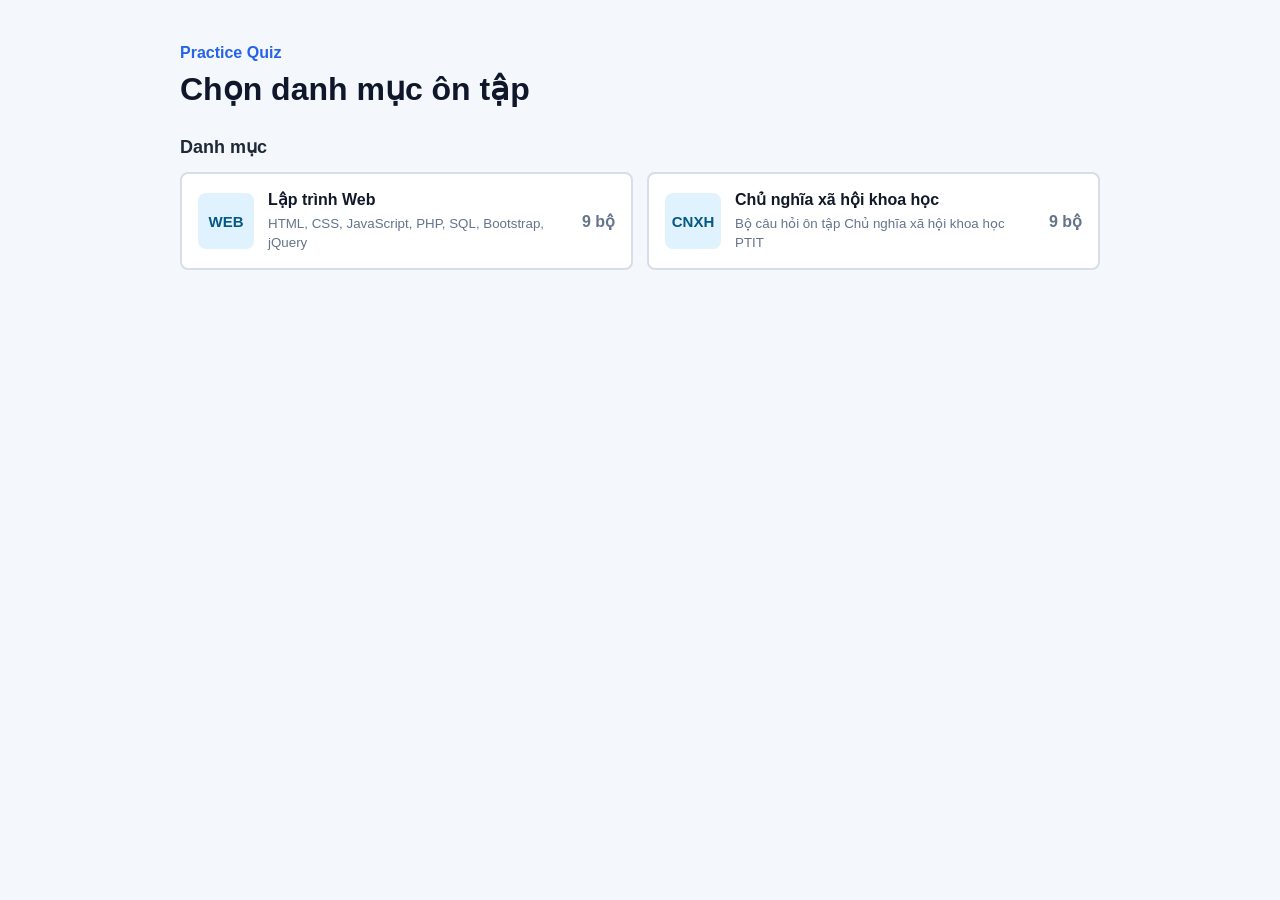
<file: index.html>
<!DOCTYPE html>
<html lang="vi">
<head>
  <meta charset="UTF-8">
  <meta name="viewport" content="width=device-width, initial-scale=1.0">
  <title>Practice Quiz</title>
  <link rel="stylesheet" href="style.css">
</head>

<body class="home-page">
  <main class="home-shell">
    <header class="home-header">
      <p class="kicker">Practice Quiz</p>
      <h1>Chọn danh mục ôn tập</h1>
    </header>

    <section class="home-section" aria-labelledby="categoryHeading">
      <h2 id="categoryHeading">Danh mục</h2>
      <div class="category-list">
        <a class="category-card" href="index/web.html">
          <span class="subject-badge">WEB</span>
          <span class="subject-content">
            <strong>Lập trình Web</strong>
            <small>HTML, CSS, JavaScript, PHP, SQL, Bootstrap, jQuery</small>
          </span>
          <span class="subject-total">9 bộ</span>
        </a>
        <a class="category-card" href="index/cnxh.html">
          <span class="subject-badge">CNXH</span>
          <span class="subject-content">
            <strong>Chủ nghĩa xã hội khoa học</strong>
            <small>Bộ câu hỏi ôn tập Chủ nghĩa xã hội khoa học PTIT</small>
          </span>
          <span class="subject-total">9 bộ</span>
        </a>
      </div>
    </section>
  </main>
</body>
</html>
</file>
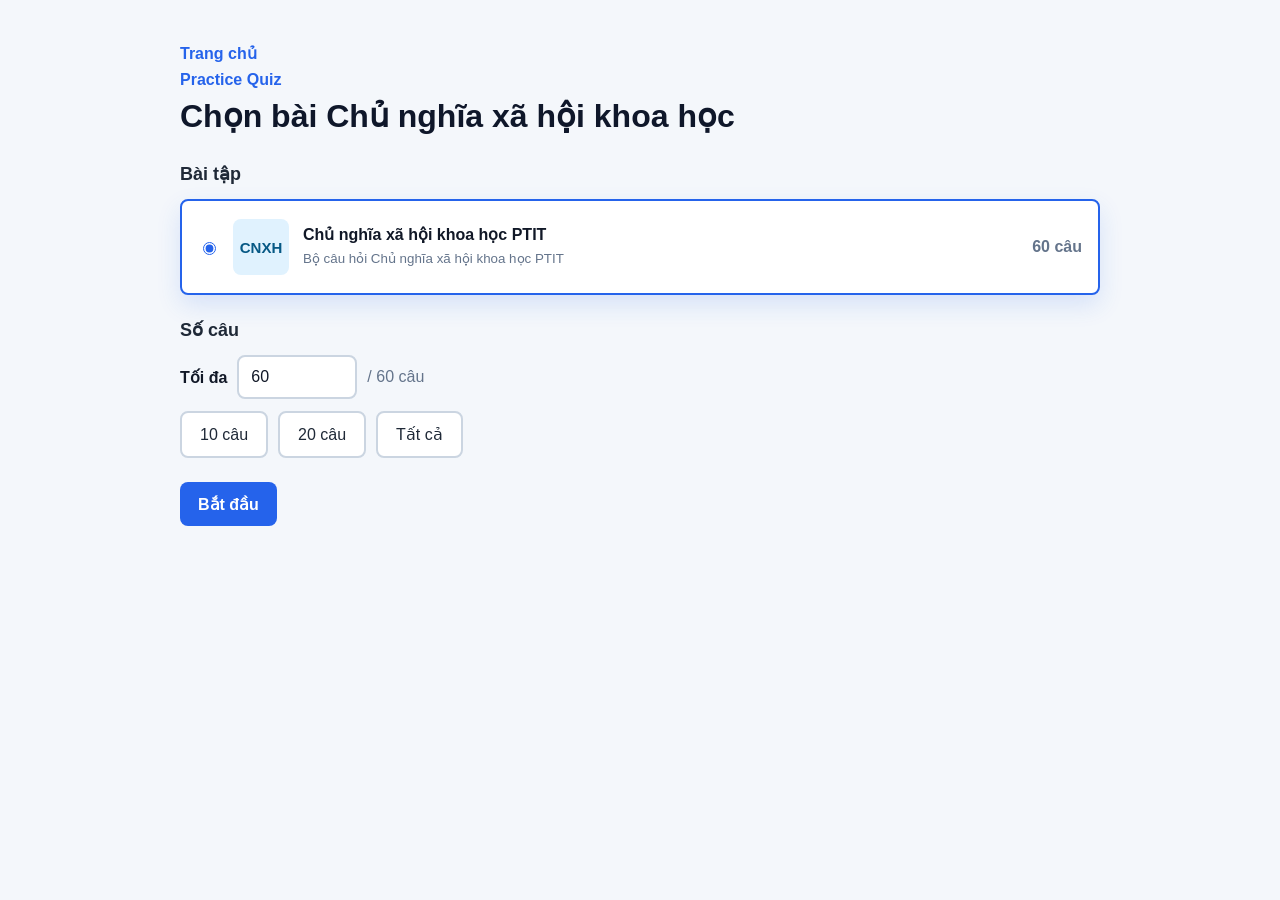
<file: index/cnxh/index.html>
<!DOCTYPE html>
<html lang="vi">
<head>
  <meta charset="UTF-8">
  <meta name="viewport" content="width=device-width, initial-scale=1.0">
  <title>Practice Quiz - Chủ nghĩa xã hội khoa học</title>
  <link rel="stylesheet" href="../../style.css">
</head>

<body class="home-page">
  <main class="home-shell">
    <header class="home-header">
      <a class="back-link" href="../../index.html">Trang chủ</a>
      <p class="kicker">Practice Quiz</p>
      <h1>Chọn bài Chủ nghĩa xã hội khoa học</h1>
    </header>

    <form id="startForm" class="home-form" action="../../practice.html">
      <section class="home-section" aria-labelledby="subjectHeading">
        <h2 id="subjectHeading">Bài tập</h2>
        <div id="subjectList" class="subject-list"></div>
      </section>

      <section class="home-section" aria-labelledby="limitHeading">
        <h2 id="limitHeading">Số câu</h2>
        <div class="limit-row">
          <label for="questionLimit">Tối đa</label>
          <input id="questionLimit" name="limit" type="number" min="1" value="20">
          <span id="questionTotal" class="limit-total"></span>
        </div>
        <div class="quick-limits" aria-label="Chọn nhanh số câu">
          <button type="button" data-limit="10">10 câu</button>
          <button type="button" data-limit="20">20 câu</button>
          <button type="button" data-limit="all">Tất cả</button>
        </div>
      </section>

      <button class="primary-btn" type="submit">Bắt đầu</button>
    </form>
  </main>
  <script src="../../question/cnxh/cnxhPTIT.js"></script>
  <script src="../../questions.js"></script>
  <script src="../../home.js"></script>
</body>
</html>
</file>
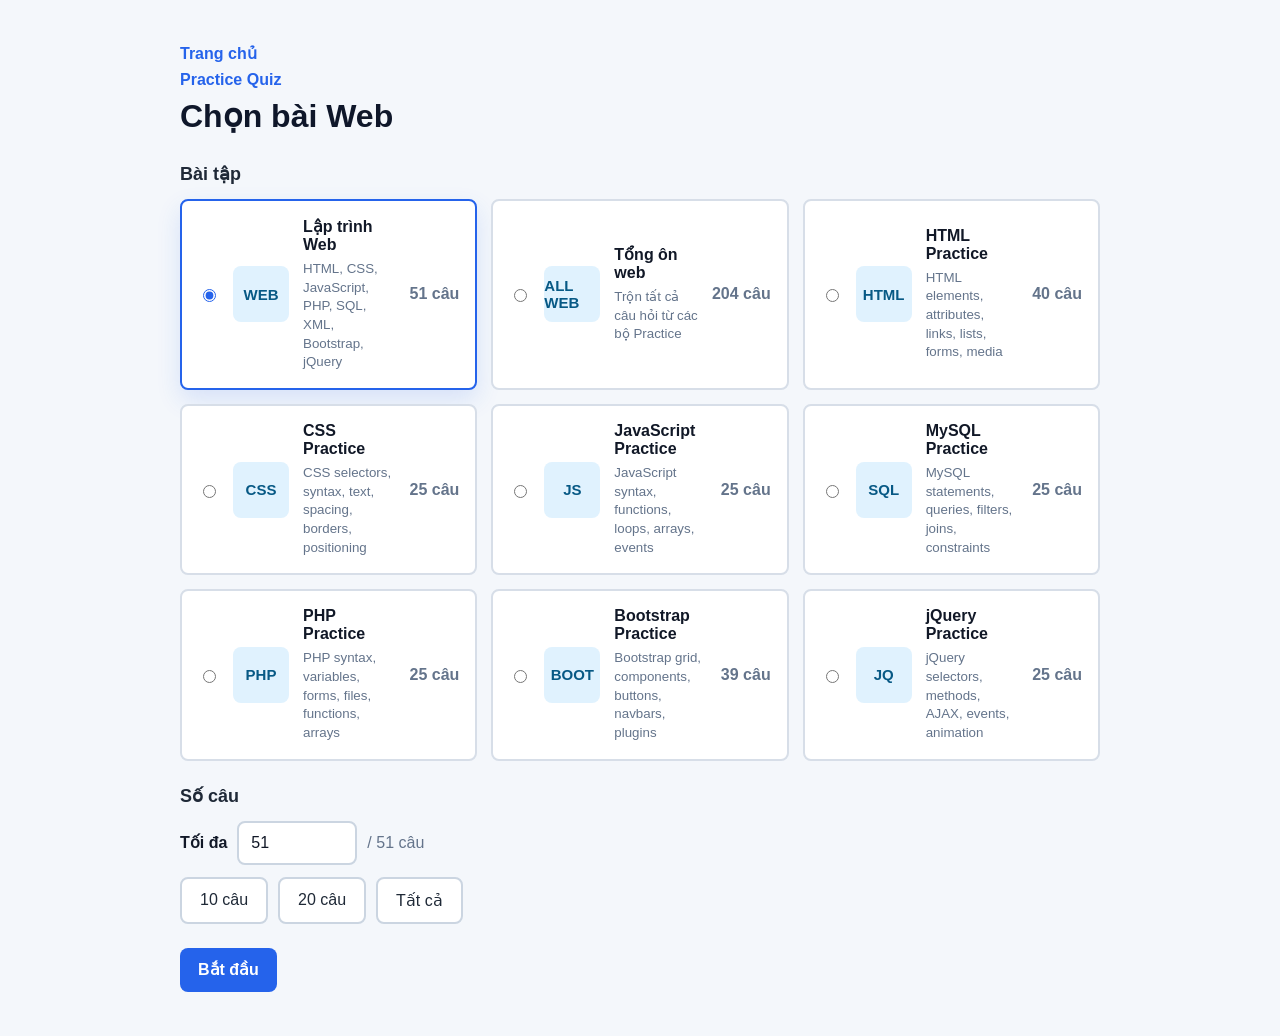
<file: index/web/index.html>
<!DOCTYPE html>
<html lang="vi">
<head>
  <meta charset="UTF-8">
  <meta name="viewport" content="width=device-width, initial-scale=1.0">
  <title>Practice Quiz - Web</title>
  <link rel="stylesheet" href="../../style.css">
</head>

<body class="home-page">
  <main class="home-shell">
    <header class="home-header">
      <a class="back-link" href="../../index.html">Trang chủ</a>
      <p class="kicker">Practice Quiz</p>
      <h1>Chọn bài Web</h1>
    </header>

    <form id="startForm" class="home-form" action="../../practice.html">
      <section class="home-section" aria-labelledby="subjectHeading">
        <h2 id="subjectHeading">Bài tập</h2>
        <div id="subjectList" class="subject-list"></div>
      </section>

      <section class="home-section" aria-labelledby="limitHeading">
        <h2 id="limitHeading">Số câu</h2>
        <div class="limit-row">
          <label for="questionLimit">Tối đa</label>
          <input id="questionLimit" name="limit" type="number" min="1" value="20">
          <span id="questionTotal" class="limit-total"></span>
        </div>
        <div class="quick-limits" aria-label="Chọn nhanh số câu">
          <button type="button" data-limit="10">10 câu</button>
          <button type="button" data-limit="20">20 câu</button>
          <button type="button" data-limit="all">Tất cả</button>
        </div>
      </section>

      <button class="primary-btn" type="submit">Bắt đầu</button>
    </form>
  </main>
  <script src="../../question/webQ.js"></script>
  <script src="../../question/htmlQ.js"></script>
  <script src="../../question/cssQ.js"></script>
  <script src="../../question/jsQ.js"></script>
  <script src="../../question/mysqlQ.js"></script>
  <script src="../../question/phpQ.js"></script>
  <script src="../../question/bootstrapQ.js"></script>
  <script src="../../question/jqueryQ.js"></script>
  <script src="../../questions.js"></script>
  <script src="../../home.js"></script>
</body>
</html>
</file>
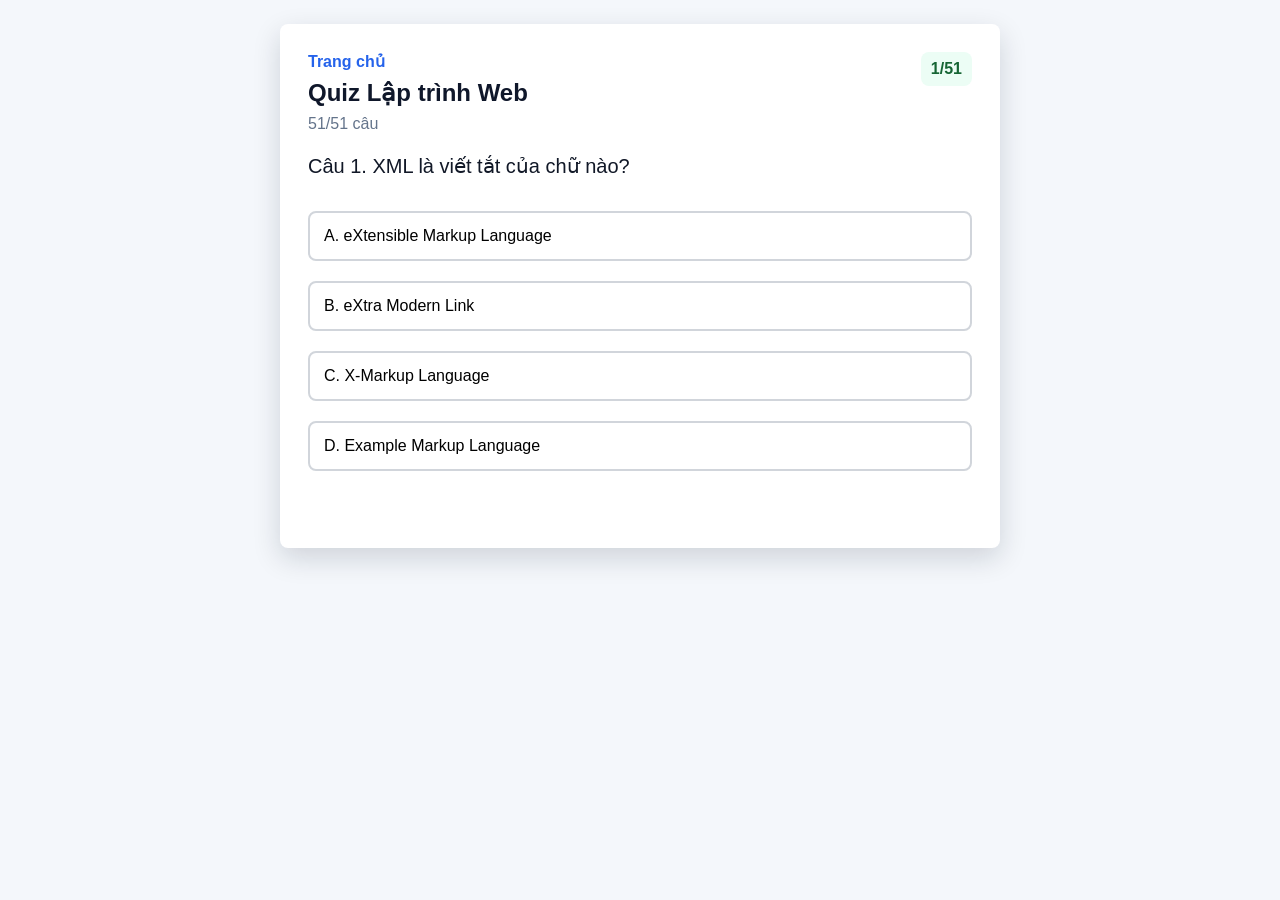
<file: practice.html>
<!DOCTYPE html>
<html lang="vi">
<head>
  <meta charset="UTF-8">
  <meta name="viewport" content="width=device-width, initial-scale=1.0">
  <title>Practice Quiz</title>
  <link rel="stylesheet" href="style.css">
</head>

<body class="quiz-page">
  <div class="quiz-container">
    <div class="top">
      <div>
        <a class="back-link" href="index.html">Trang chủ</a>
        <h1 id="subjectTitle">Quiz Lập trình Web</h1>
        <p id="quizMeta"></p>
      </div>
      <span id="progress"></span>
    </div>

    <div id="quizBox">
      <div id="question"></div>
      <div id="answers"></div>
      <div id="feedback"></div>
      <button id="nextBtn">Câu tiếp theo</button>
    </div>

    <div id="resultBox">
      <h2>Kết quả</h2>
      <p id="finalScore"></p>
      <p id="resultMessage"></p>
      <div class="result-actions">
        <button id="restartBtn">Làm lại toàn bộ</button>
        <button id="retryWrongBtn">Làm lại câu sai</button>
        <a class="secondary-btn" href="index/web.html">Đổi bài</a>
      </div>
      <div id="reviewBox">
        <h3>Xem lại bài làm</h3>
        <div id="reviewList"></div>
      </div>
    </div>
  </div>
  <script src="question/web/webQ.js"></script>
  <script src="question/web/htmlQ.js"></script>
  <script src="question/web/cssQ.js"></script>
  <script src="question/web/jsQ.js"></script>
  <script src="question/web/mysqlQ.js"></script>
  <script src="question/web/phpQ.js"></script>
  <script src="question/web/bootstrapQ.js"></script>
  <script src="question/web/jqueryQ.js"></script>
  <script src="question/cnxh/cnxhPTIT.js"></script>
  <script src="question/cnxh/chapter1.js"></script>
  <script src="question/cnxh/chapter2.js"></script>
  <script src="question/cnxh/chapter3.js"></script>
  <script src="question/cnxh/chapter4.js"></script>
  <script src="question/cnxh/chapter5.js"></script>
  <script src="question/cnxh/chapter6.js"></script>
  <script src="question/cnxh/chapter7.js"></script>
  <script src="questions.js"></script>
  <script src="script.js"></script>
</body>
</html>
</file>
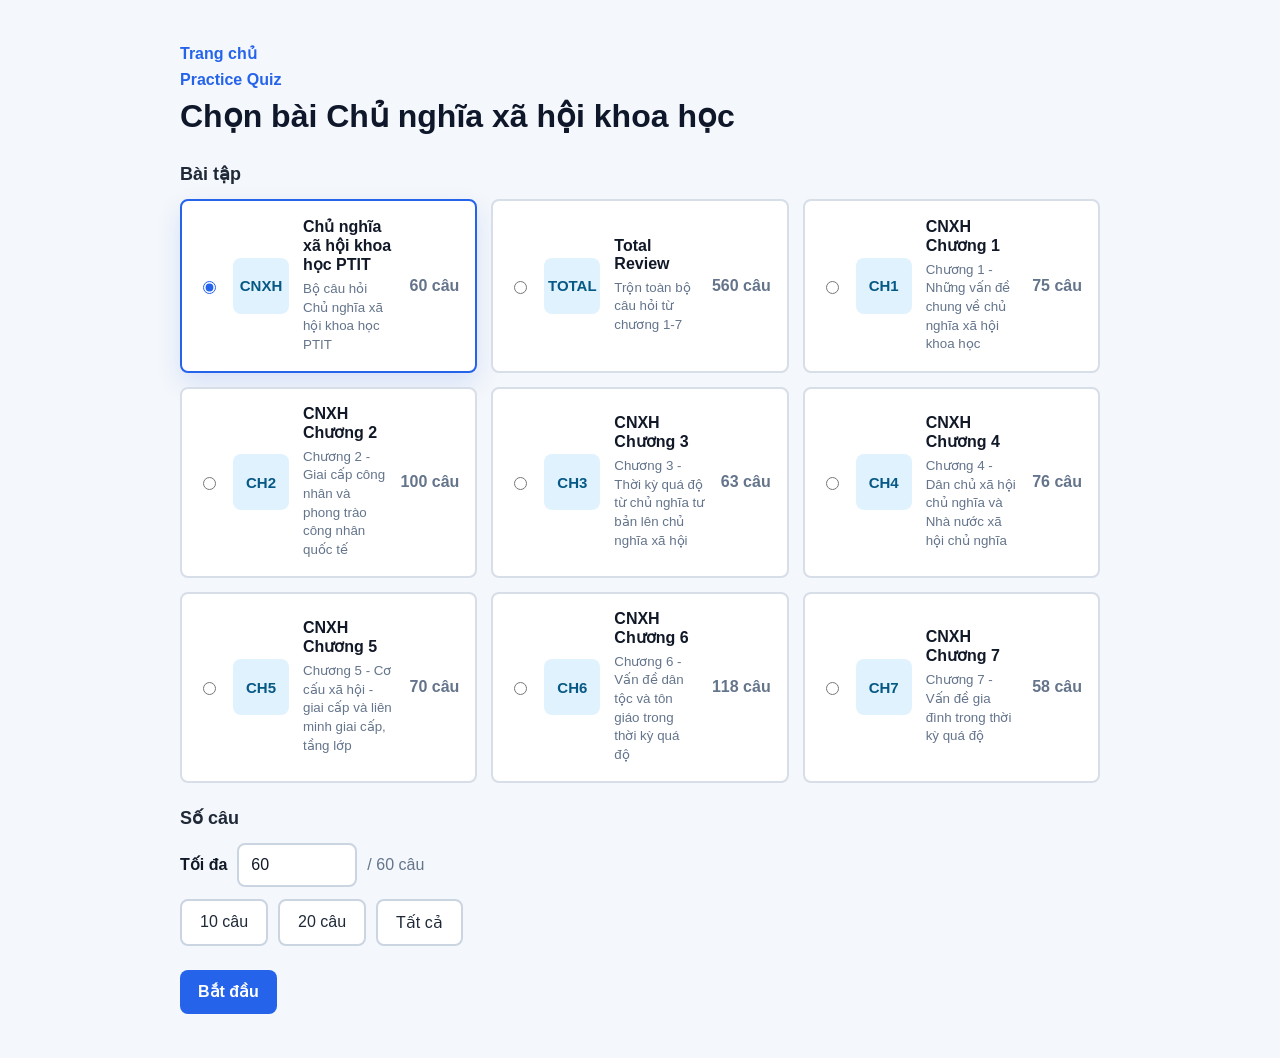
<file: index/cnxh.html>
<!DOCTYPE html>
<html lang="vi">
<head>
  <meta charset="UTF-8">
  <meta name="viewport" content="width=device-width, initial-scale=1.0">
  <title>Practice Quiz - Chủ nghĩa xã hội khoa học</title>
  <link rel="stylesheet" href="../style.css">
</head>

<body class="home-page">
  <main class="home-shell">
    <header class="home-header">
      <a class="back-link" href="../index.html">Trang chủ</a>
      <p class="kicker">Practice Quiz</p>
      <h1>Chọn bài Chủ nghĩa xã hội khoa học</h1>
    </header>

    <form id="startForm" class="home-form" action="../practice.html">
      <section class="home-section" aria-labelledby="subjectHeading">
        <h2 id="subjectHeading">Bài tập</h2>
        <div id="subjectList" class="subject-list"></div>
      </section>

      <section class="home-section" aria-labelledby="limitHeading">
        <h2 id="limitHeading">Số câu</h2>
        <div class="limit-row">
          <label for="questionLimit">Tối đa</label>
          <input id="questionLimit" name="limit" type="number" min="1" value="20">
          <span id="questionTotal" class="limit-total"></span>
        </div>
        <div class="quick-limits" aria-label="Chọn nhanh số câu">
          <button type="button" data-limit="10">10 câu</button>
          <button type="button" data-limit="20">20 câu</button>
          <button type="button" data-limit="all">Tất cả</button>
        </div>
      </section>

      <button class="primary-btn" type="submit">Bắt đầu</button>
    </form>
  </main>
  <script src="../question/cnxh/cnxhPTIT.js"></script>
  <script src="../question/cnxh/chapter1.js"></script>
  <script src="../question/cnxh/chapter2.js"></script>
  <script src="../question/cnxh/chapter3.js"></script>
  <script src="../question/cnxh/chapter4.js"></script>
  <script src="../question/cnxh/chapter5.js"></script>
  <script src="../question/cnxh/chapter6.js"></script>
  <script src="../question/cnxh/chapter7.js"></script>
  <script src="../questions.js"></script>
  <script src="../home.js"></script>
</body>
</html>
</file>
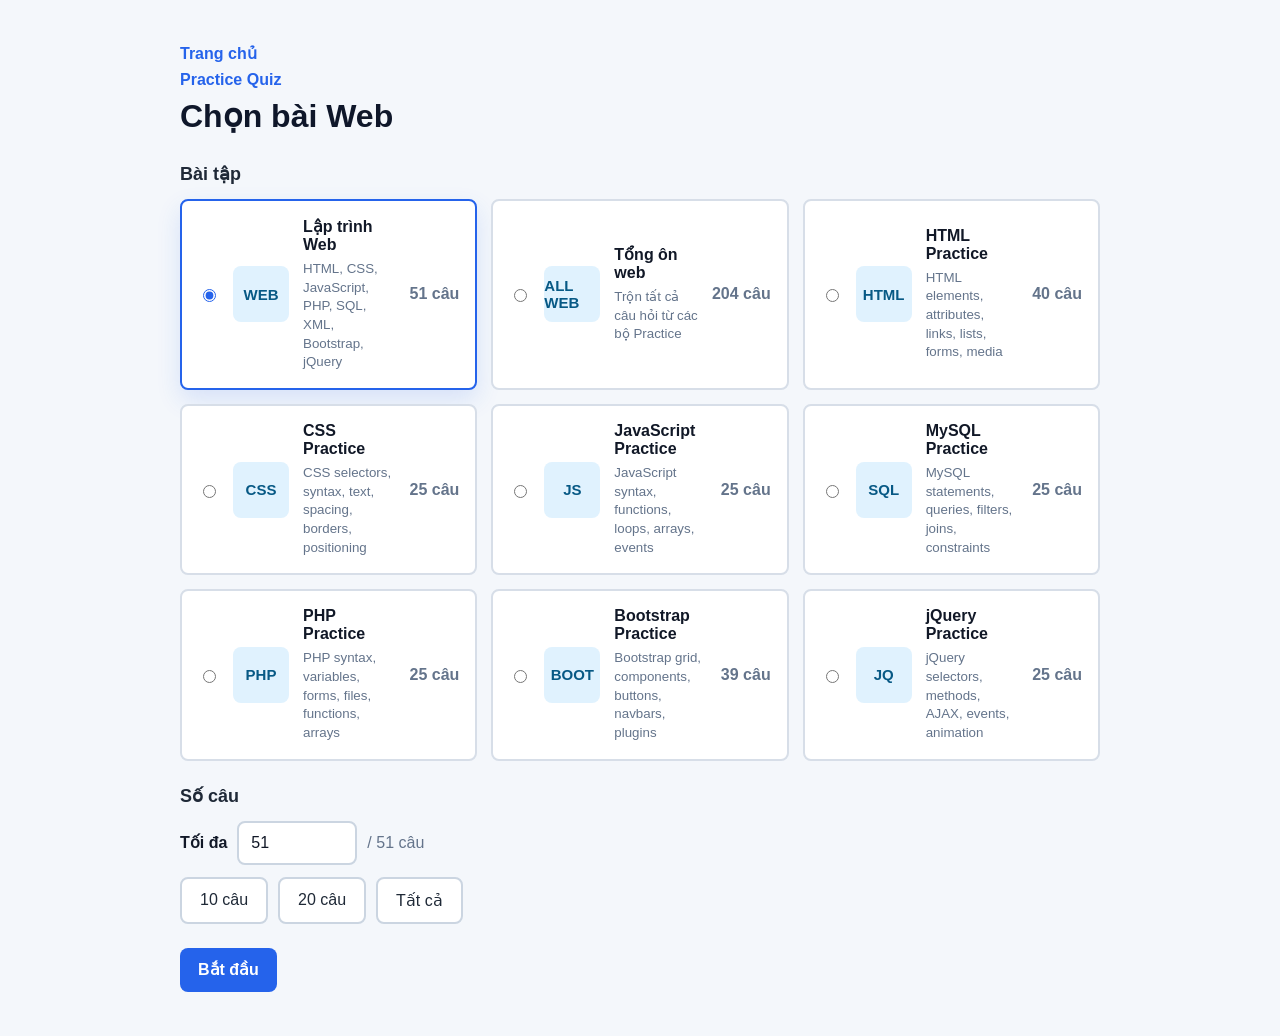
<file: index/web.html>
<!DOCTYPE html>
<html lang="vi">
<head>
  <meta charset="UTF-8">
  <meta name="viewport" content="width=device-width, initial-scale=1.0">
  <title>Practice Quiz - Web</title>
  <link rel="stylesheet" href="../style.css">
</head>

<body class="home-page">
  <main class="home-shell">
    <header class="home-header">
      <a class="back-link" href="../index.html">Trang chủ</a>
      <p class="kicker">Practice Quiz</p>
      <h1>Chọn bài Web</h1>
    </header>

    <form id="startForm" class="home-form" action="../practice.html">
      <section class="home-section" aria-labelledby="subjectHeading">
        <h2 id="subjectHeading">Bài tập</h2>
        <div id="subjectList" class="subject-list"></div>
      </section>

      <section class="home-section" aria-labelledby="limitHeading">
        <h2 id="limitHeading">Số câu</h2>
        <div class="limit-row">
          <label for="questionLimit">Tối đa</label>
          <input id="questionLimit" name="limit" type="number" min="1" value="20">
          <span id="questionTotal" class="limit-total"></span>
        </div>
        <div class="quick-limits" aria-label="Chọn nhanh số câu">
          <button type="button" data-limit="10">10 câu</button>
          <button type="button" data-limit="20">20 câu</button>
          <button type="button" data-limit="all">Tất cả</button>
        </div>
      </section>

      <button class="primary-btn" type="submit">Bắt đầu</button>
    </form>
  </main>
  <script src="../question/web/webQ.js"></script>
  <script src="../question/web/htmlQ.js"></script>
  <script src="../question/web/cssQ.js"></script>
  <script src="../question/web/jsQ.js"></script>
  <script src="../question/web/mysqlQ.js"></script>
  <script src="../question/web/phpQ.js"></script>
  <script src="../question/web/bootstrapQ.js"></script>
  <script src="../question/web/jqueryQ.js"></script>
  <script src="../questions.js"></script>
  <script src="../home.js"></script>
</body>
</html>
</file>
<file: style.css>
* {
  box-sizing: border-box;
  font-family: Arial, sans-serif;
}

body {
  margin: 0;
  min-height: 100vh;
  background: #f4f7fb;
  color: #111827;
}

body.home-page {
  padding: 44px 20px;
}

body.quiz-page {
  display: flex;
  justify-content: center;
  align-items: flex-start;
  padding: 24px;
}

.home-shell {
  width: 920px;
  max-width: 100%;
  margin: 0 auto;
}

.home-header {
  margin-bottom: 28px;
}

.kicker {
  margin: 0 0 8px;
  color: #2563eb;
  font-weight: bold;
}

h1,
h2,
p {
  margin-top: 0;
}

h1 {
  margin-bottom: 0;
  font-size: 32px;
  color: #0f172a;
}

h2 {
  margin-bottom: 14px;
  font-size: 18px;
  color: #1f2937;
}

.home-form {
  display: grid;
  gap: 24px;
}

.home-section {
  width: 100%;
}

.subject-list,
.category-list {
  display: grid;
  grid-template-columns: repeat(auto-fit, minmax(260px, 1fr));
  gap: 14px;
}

.subject-card {
  display: grid;
  grid-template-columns: auto 56px minmax(0, 1fr) auto;
  align-items: center;
  gap: 14px;
  min-height: 96px;
  padding: 16px;
  border: 2px solid #d7dee8;
  border-radius: 8px;
  background: #ffffff;
  cursor: pointer;
  transition: border-color 0.2s, box-shadow 0.2s, transform 0.2s;
}

.subject-card:hover,
.subject-card:has(input:checked) {
  border-color: #2563eb;
  box-shadow: 0 10px 24px rgba(37, 99, 235, 0.14);
}

.subject-card:hover {
  transform: translateY(-1px);
}

.category-card {
  display: grid;
  grid-template-columns: 56px minmax(0, 1fr) auto;
  align-items: center;
  gap: 14px;
  min-height: 96px;
  padding: 16px;
  border: 2px solid #d7dee8;
  border-radius: 8px;
  background: #ffffff;
  color: inherit;
  text-decoration: none;
  transition: border-color 0.2s, box-shadow 0.2s, transform 0.2s;
}

.category-card:hover {
  border-color: #2563eb;
  box-shadow: 0 10px 24px rgba(37, 99, 235, 0.14);
  transform: translateY(-1px);
}

.subject-card input {
  accent-color: #2563eb;
}

.subject-badge {
  display: grid;
  place-items: center;
  width: 56px;
  height: 56px;
  border-radius: 8px;
  background: #e0f2fe;
  color: #075985;
  font-size: 15px;
  font-weight: bold;
}

.subject-content {
  display: grid;
  gap: 6px;
  min-width: 0;
}

.subject-content strong {
  color: #111827;
}

.subject-content small,
.subject-total,
.limit-total,
#quizMeta {
  color: #64748b;
}

.subject-content small {
  line-height: 1.4;
}

.subject-total {
  white-space: nowrap;
  font-weight: bold;
}

.limit-row {
  display: flex;
  flex-wrap: wrap;
  align-items: center;
  gap: 10px;
}

.limit-row label {
  font-weight: bold;
}

.limit-row input {
  width: 120px;
  padding: 11px 12px;
  border: 2px solid #cbd5e1;
  border-radius: 8px;
  background: #ffffff;
  color: #111827;
  font-size: 16px;
}

.limit-row input:focus {
  border-color: #2563eb;
  outline: none;
}

.quick-limits {
  display: flex;
  flex-wrap: wrap;
  gap: 10px;
  margin-top: 12px;
}

.quick-limits button,
.primary-btn,
.secondary-btn,
#nextBtn,
#restartBtn,
#retryWrongBtn {
  min-height: 44px;
  padding: 12px 18px;
  border-radius: 8px;
  font-size: 16px;
  cursor: pointer;
}

.quick-limits button {
  border: 2px solid #cbd5e1;
  background: #ffffff;
  color: #1f2937;
}

.quick-limits button:hover {
  border-color: #16a34a;
  color: #166534;
}

.primary-btn {
  width: fit-content;
  border: none;
  background: #2563eb;
  color: #ffffff;
  font-weight: bold;
}

.primary-btn:hover,
#nextBtn:hover,
#restartBtn:hover {
  background: #1d4ed8;
}

#retryWrongBtn:hover {
  background: #15803d;
}

.quiz-container {
  width: 720px;
  max-width: 100%;
  background: #ffffff;
  padding: 28px;
  border-radius: 8px;
  box-shadow: 0 10px 28px rgba(15, 23, 42, 0.16);
}

.top {
  display: flex;
  justify-content: space-between;
  align-items: flex-start;
  gap: 16px;
  margin-bottom: 18px;
}

.back-link,
.secondary-btn {
  color: #2563eb;
  font-weight: bold;
  text-decoration: none;
}

.back-link {
  display: inline-block;
  margin-bottom: 8px;
}

.back-link:hover,
.secondary-btn:hover {
  color: #1d4ed8;
}

#subjectTitle {
  font-size: 24px;
}

#quizMeta {
  margin: 8px 0 0;
}

#progress {
  padding: 8px 10px;
  border-radius: 8px;
  background: #ecfdf5;
  color: #166534;
  font-weight: bold;
  white-space: nowrap;
}

#question {
  font-size: 20px;
  line-height: 1.5;
  margin-bottom: 20px;
  color: #111827;
}

.answer-btn {
  width: 100%;
  padding: 14px;
  margin: 10px 0;
  border: 2px solid #d1d5db;
  border-radius: 8px;
  background: #ffffff;
  cursor: pointer;
  font-size: 16px;
  text-align: left;
  transition: background 0.2s, border-color 0.2s;
}

.answer-btn:hover:not(:disabled) {
  background: #eff6ff;
  border-color: #2563eb;
}

.answer-btn.correct {
  background: #dcfce7;
  border-color: #22c55e;
  color: #166534;
}

.answer-btn.wrong {
  background: #fee2e2;
  border-color: #ef4444;
  color: #991b1b;
}

.answer-btn:disabled {
  cursor: not-allowed;
}

#feedback {
  margin-top: 15px;
  min-height: 24px;
  color: #111827;
  line-height: 1.5;
}

.feedback-status {
  color: var(--feedback-accent);
  font-weight: bold;
}

.feedback-explanation {
  margin-top: 6px;
  color: #111827;
  font-weight: normal;
}

.feedback-explanation-label {
  font-weight: bold;
  font-style: italic;
  text-decoration: underline;
}

.feedback-highlight {
  color: var(--feedback-accent);
  font-weight: 600;
}

#nextBtn,
#restartBtn,
#retryWrongBtn {
  margin-top: 18px;
  border: none;
  background: #2563eb;
  color: #ffffff;
}

#retryWrongBtn {
  background: #16a34a;
}

#nextBtn,
#restartBtn,
#retryWrongBtn,
#resultBox {
  display: none;
}

#resultBox {
  text-align: center;
}

#finalScore {
  margin-bottom: 10px;
  font-size: 32px;
  font-weight: bold;
  color: #2563eb;
}

.result-actions {
  display: flex;
  flex-wrap: wrap;
  justify-content: center;
  align-items: center;
  gap: 10px;
  margin-top: 18px;
}

.result-actions #restartBtn,
.result-actions #retryWrongBtn {
  margin-top: 0;
}

.secondary-btn {
  display: inline-flex;
  align-items: center;
  margin-left: 12px;
}

.result-actions .secondary-btn {
  margin-left: 0;
}

#reviewBox {
  margin-top: 28px;
  padding-top: 22px;
  border-top: 1px solid #e5e7eb;
  text-align: left;
}

#reviewBox h3 {
  margin: 0 0 14px;
  color: #111827;
  font-size: 20px;
}

#reviewList {
  display: grid;
  gap: 12px;
}

.review-item {
  padding: 14px;
  border: 1px solid #e5e7eb;
  border-left: 5px solid #94a3b8;
  border-radius: 8px;
  background: #ffffff;
}

.review-item.correct {
  border-left-color: #22c55e;
}

.review-item.wrong {
  border-left-color: #ef4444;
}

.review-header {
  display: flex;
  justify-content: space-between;
  align-items: center;
  gap: 12px;
  margin-bottom: 10px;
}

.review-number {
  color: #334155;
  font-weight: bold;
}

.review-status {
  padding: 5px 9px;
  border-radius: 999px;
  font-size: 13px;
  font-weight: bold;
}

.review-status.correct {
  background: #dcfce7;
  color: #166534;
}

.review-status.wrong {
  background: #fee2e2;
  color: #991b1b;
}

.review-question {
  margin-bottom: 10px;
  color: #111827;
  font-weight: bold;
  line-height: 1.45;
}

.review-answer,
.review-explanation {
  margin-bottom: 8px;
  color: #334155;
  line-height: 1.45;
}

.review-answer:last-child,
.review-explanation:last-child {
  margin-bottom: 0;
}

.review-correct-text {
  color: #166534;
  font-weight: bold;
}

.review-wrong-text {
  color: #991b1b;
  font-weight: bold;
}

@media (max-width: 640px) {
  body.home-page,
  body.quiz-page {
    padding: 22px 14px;
  }

  h1 {
    font-size: 26px;
  }

  .subject-card,
  .category-card {
    grid-template-columns: auto minmax(0, 1fr);
  }

  .category-card {
    grid-template-columns: minmax(0, 1fr) auto;
  }

  .subject-card input {
    grid-row: span 2;
  }

  .subject-badge {
    display: none;
  }

  .subject-total {
    grid-column: 2;
  }

  .category-card .subject-total {
    grid-column: auto;
  }

  .top {
    flex-direction: column;
  }

  .quiz-container {
    padding: 22px;
  }

  .secondary-btn {
    margin: 12px 0 0;
  }

  .result-actions .secondary-btn {
    margin-top: 0;
  }
}
</file>
